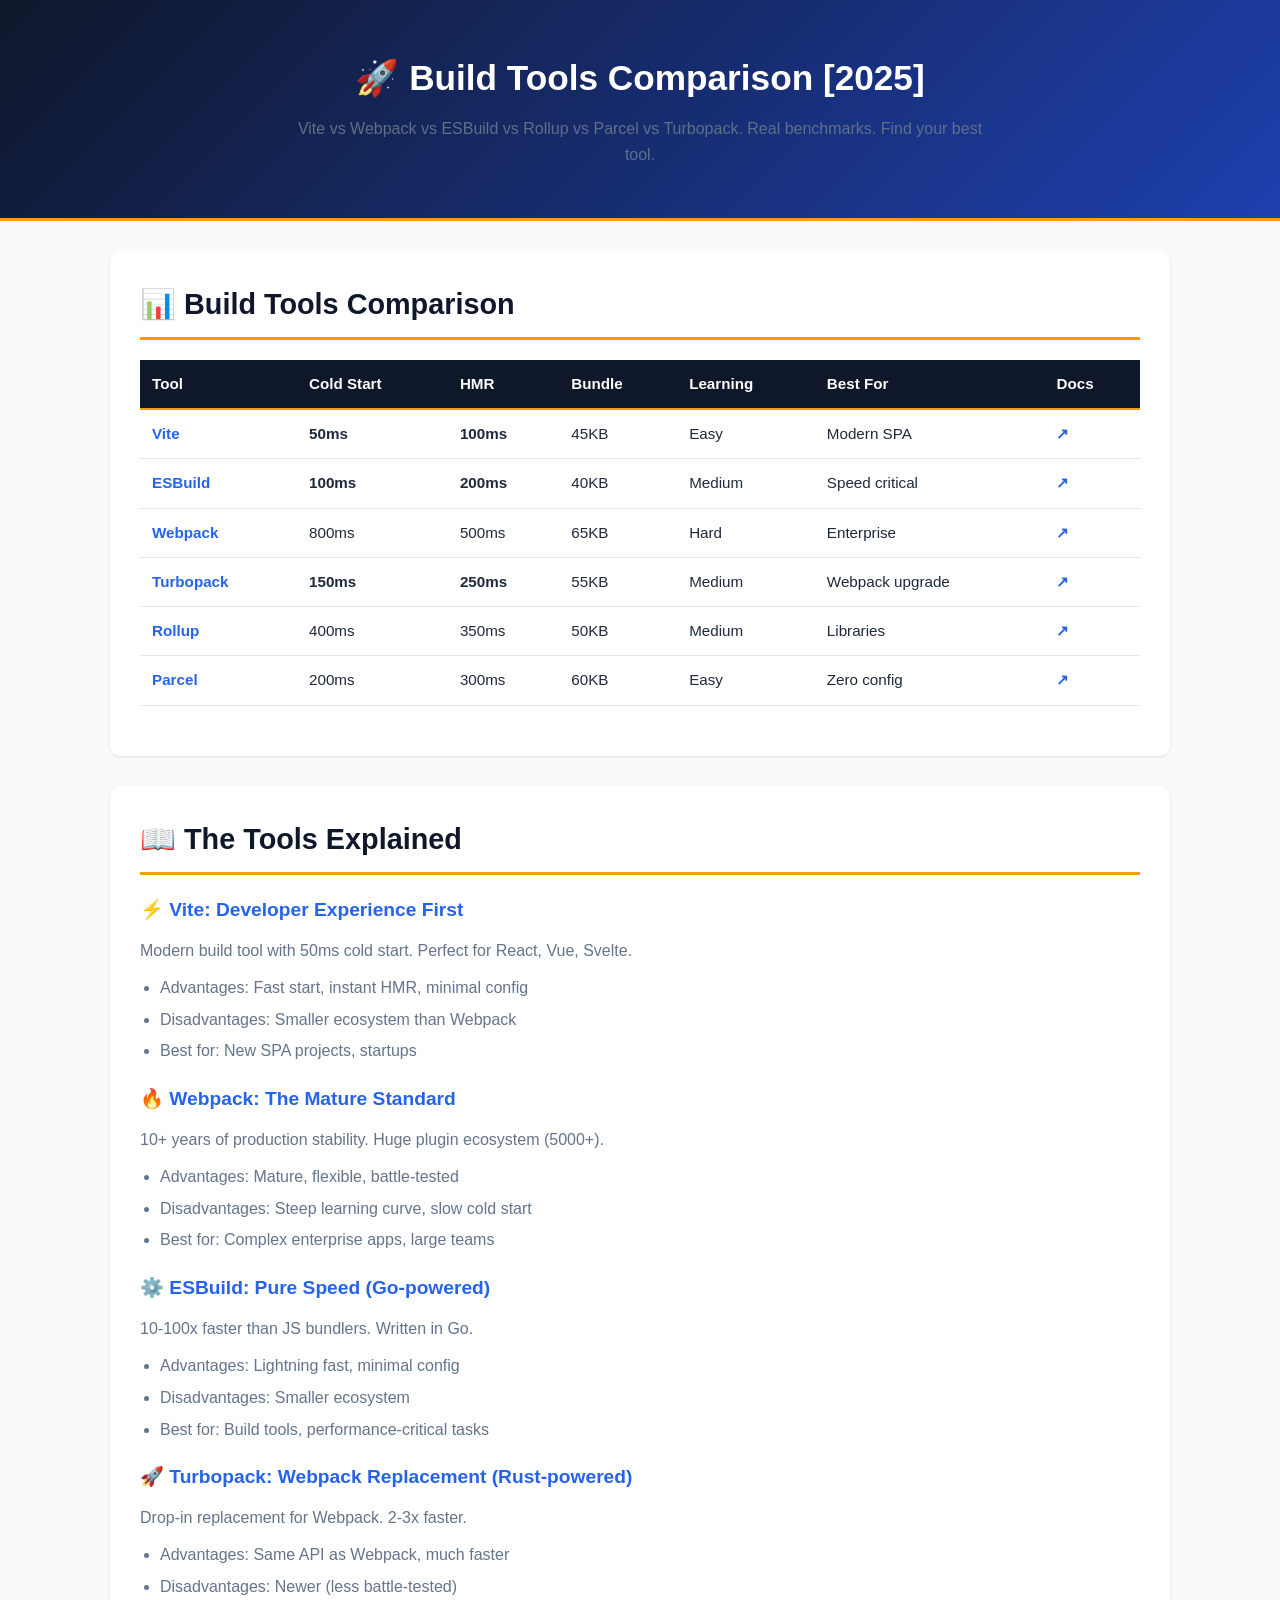
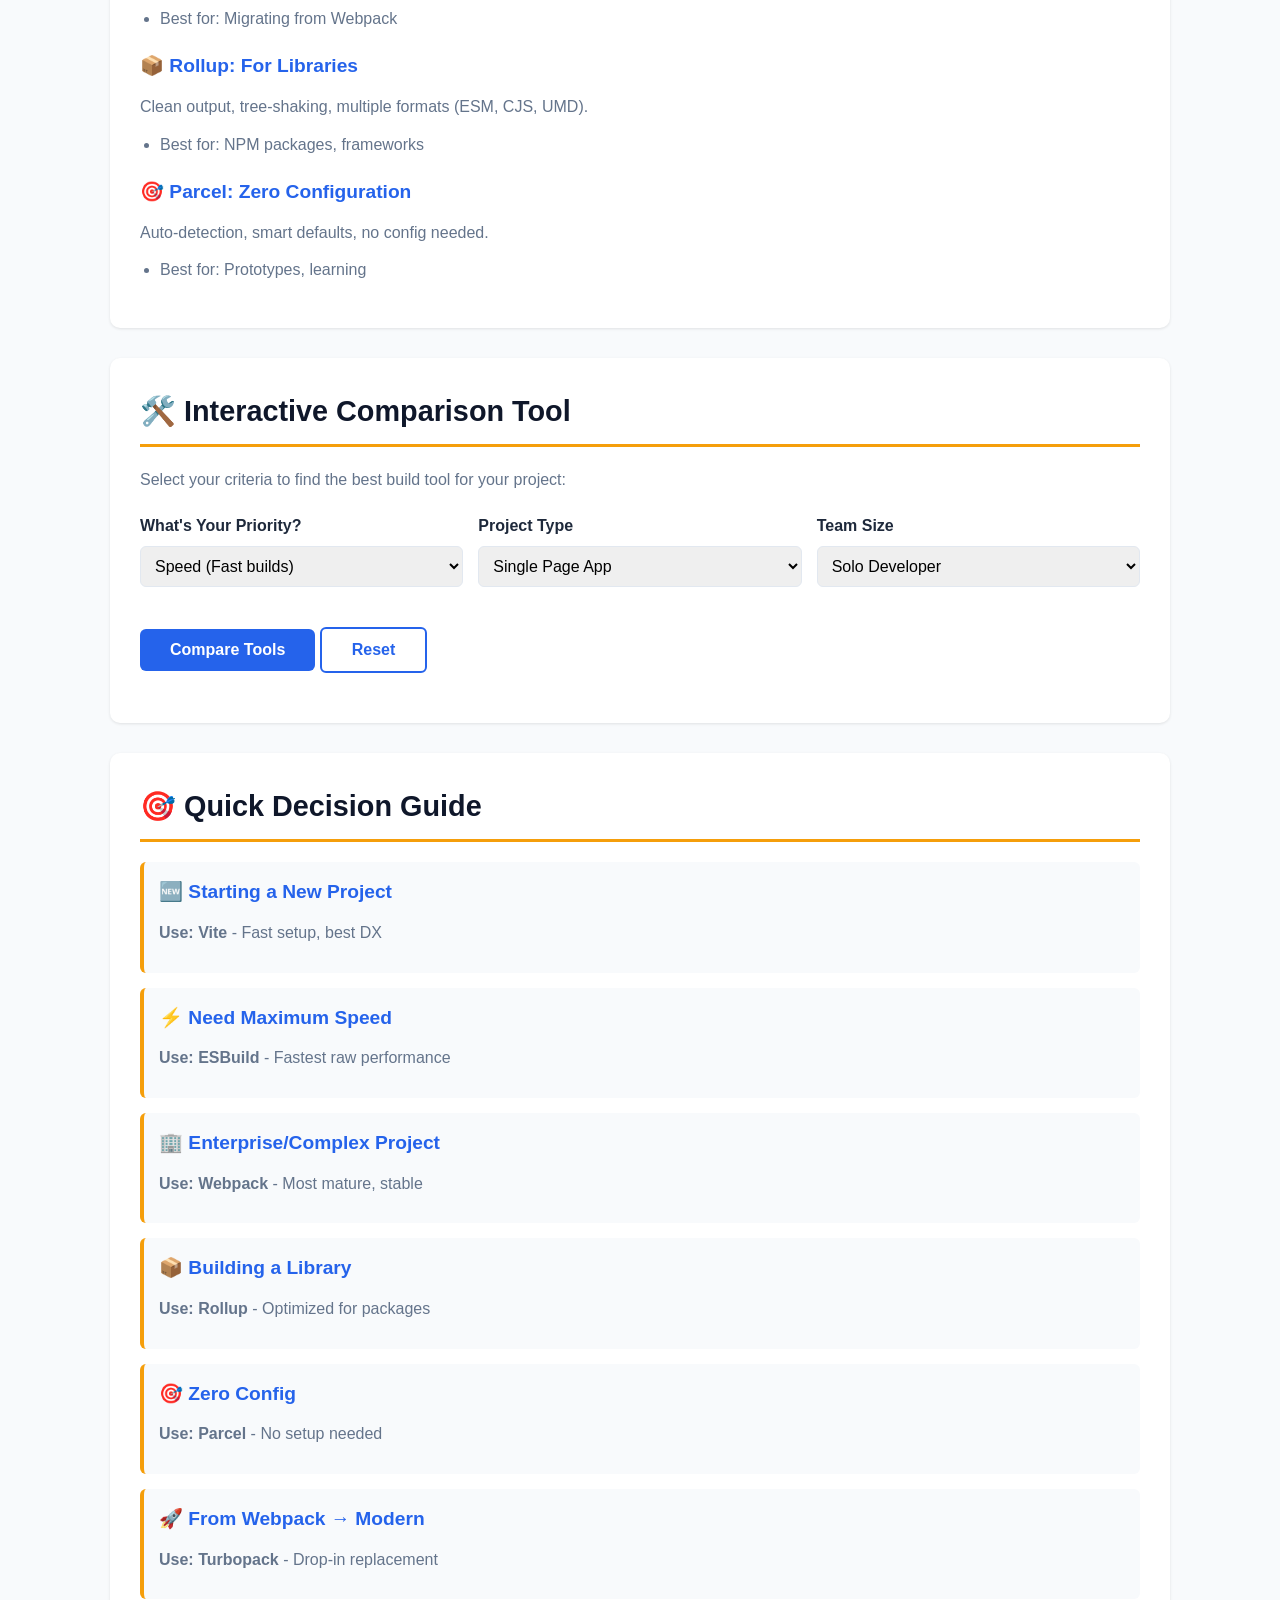
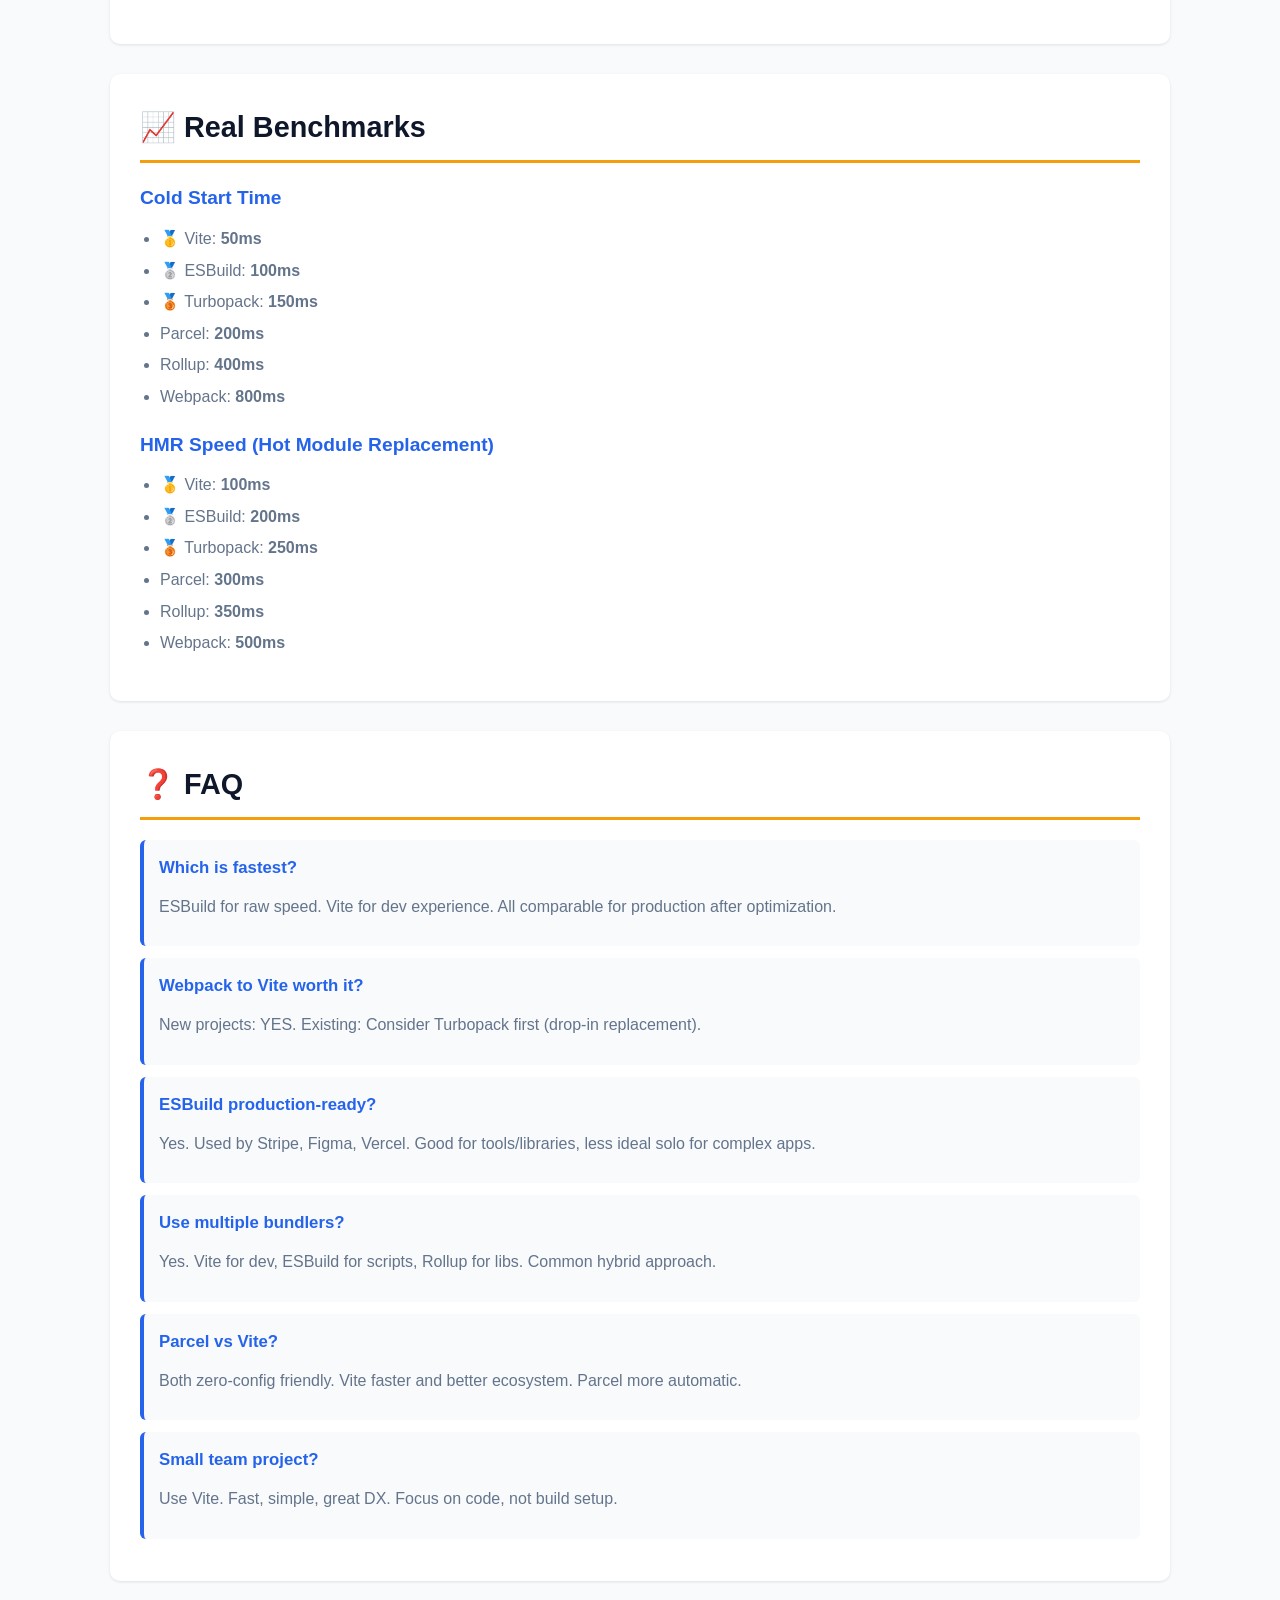
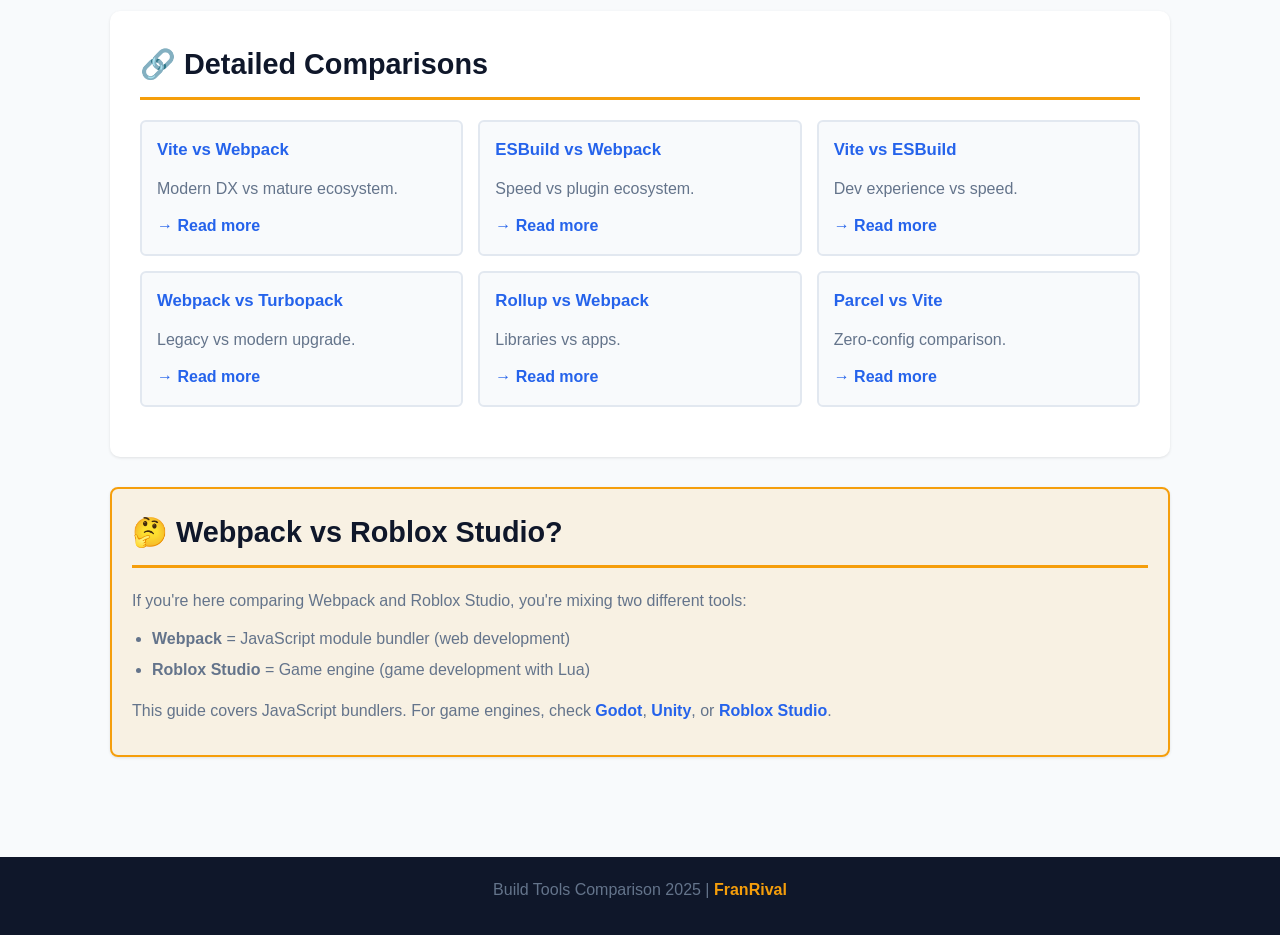
<file: index.html>
<!DOCTYPE html>

<html lang="en">
<head>
    <meta charset="UTF-8">
    <meta name="viewport" content="width=device-width, initial-scale=1.0">
    <meta name="google-site-verification" content="PkLa_ViOo6FAHpvh8SacceMb95o9tePRdrqLNBz9X1M" />
    <title>Vite vs Webpack vs ESBuild: Build Tools Comparison [2025]</title>
    <meta name="description" content="Compare Vite, Webpack, ESBuild, Rollup, Parcel & Turbopack. Real benchmarks, when to use each bundler.">
    <meta name="keywords" content="vite vs webpack, esbuild vs webpack, build tools comparison, javascript bundlers, webpack alternatives, bundler comparison 2025">
    <script type="application/ld+json">
    {"@context": "https://schema.org", "@type": "ComparisonChart", "name": "Build Tools Comparison"}
    </script>
    <style>
        * { margin: 0; padding: 0; box-sizing: border-box; }
        :root {
            --primary: #2563eb;
            --dark: #0f172a;
            --accent: #f59e0b;
            --light: #f8fafc;
            --border: #e2e8f0;
            --text: #1e293b;
            --gray: #64748b;
        }
        body {
            font-family: -apple-system, BlinkMacSystemFont, 'Segoe UI', Roboto, sans-serif;
            color: var(--text);
            line-height: 1.6;
            background: #f8fafc;
        }
        header {
            background: linear-gradient(135deg, var(--dark) 0%, #1e40af 100%);
            color: white;
            padding: 50px 20px;
            text-align: center;
            border-bottom: 3px solid var(--accent);
        }
        header h1 { font-size: 2.2rem; margin-bottom: 10px; font-weight: 800; }
        header p { font-size: 1rem; opacity: 0.95; max-width: 700px; margin: 0 auto; }
        .container { max-width: 1100px; margin: 0 auto; padding: 30px 20px; }
        section { background: white; border-radius: 10px; padding: 30px; margin-bottom: 30px; box-shadow: 0 1px 3px rgba(0,0,0,0.1); }
        h2 { font-size: 1.8rem; margin: 0 0 20px 0; color: var(--dark); border-bottom: 3px solid var(--accent); padding-bottom: 10px; }
        h3 { font-size: 1.2rem; margin: 20px 0 12px 0; color: var(--primary); }
        ul, ol { margin-left: 20px; margin-bottom: 15px; }
        li { margin-bottom: 6px; color: var(--gray); }
        p { margin-bottom: 12px; color: var(--gray); }
        a { color: var(--primary); text-decoration: none; font-weight: 600; }
        a:hover { text-decoration: underline; }


    /* TABLE */
    .table-wrapper { overflow-x: auto; margin: 20px 0; }
    table { width: 100%; border-collapse: collapse; font-size: 0.95rem; }
    th { background: var(--dark); color: white; padding: 12px; text-align: left; font-weight: 600; border-bottom: 2px solid var(--accent); }
    td { padding: 12px; border-bottom: 1px solid var(--border); }
    tr:hover { background: var(--light); }
    .tool-name { font-weight: 700; color: var(--primary); }
    
    /* BOXES */
    .scenario { background: var(--light); border-left: 4px solid var(--accent); padding: 15px; margin: 15px 0; border-radius: 6px; }
    .scenario h3 { margin-top: 0; }
    .faq-item { background: var(--light); border-left: 4px solid var(--primary); padding: 15px; margin: 12px 0; border-radius: 6px; }
    .faq-item h3 { margin-top: 0; font-size: 1.05rem; }
    
    /* CARDS */
    .cards { display: grid; grid-template-columns: repeat(auto-fit, minmax(250px, 1fr)); gap: 15px; margin: 20px 0; }
    .card { background: var(--light); border: 2px solid var(--border); border-radius: 6px; padding: 15px; }
    .card:hover { border-color: var(--primary); }
    .card h3 { margin-top: 0; font-size: 1.05rem; }
    
    .bonus-note { background: rgba(245, 158, 11, 0.1); border: 2px solid var(--accent); border-radius: 8px; padding: 20px; margin: 30px 0; }
    
    footer { background: var(--dark); color: white; text-align: center; padding: 20px; margin-top: 40px; }
    footer a { color: var(--accent); }
    
    @media (max-width: 768px) {
        header h1 { font-size: 1.5rem; }
        h2 { font-size: 1.3rem; }
        section { padding: 20px; }
        table { font-size: 0.85rem; }
        th, td { padding: 8px; }
    }
</style>


</head>
<body>
    <header>
        <h1>🚀 Build Tools Comparison [2025]</h1>
        <p>Vite vs Webpack vs ESBuild vs Rollup vs Parcel vs Turbopack. Real benchmarks. Find your best tool.</p>
    </header>


<div class="container">
    <!-- 1. TABLA COMPARATIVA -->
    <section>
        <h2>📊 Build Tools Comparison</h2>
        <div class="table-wrapper">
            <table>
                <tr>
                    <th>Tool</th>
                    <th>Cold Start</th>
                    <th>HMR</th>
                    <th>Bundle</th>
                    <th>Learning</th>
                    <th>Best For</th>
                    <th>Docs</th>
                </tr>
                <tr>
                    <td class="tool-name">Vite</td>
                    <td><strong>50ms</strong></td>
                    <td><strong>100ms</strong></td>
                    <td>45KB</td>
                    <td>Easy</td>
                    <td>Modern SPA</td>
                    <td><a href="https://vitejs.dev" target="_blank">↗</a></td>
                </tr>
                <tr>
                    <td class="tool-name">ESBuild</td>
                    <td><strong>100ms</strong></td>
                    <td><strong>200ms</strong></td>
                    <td>40KB</td>
                    <td>Medium</td>
                    <td>Speed critical</td>
                    <td><a href="https://esbuild.github.io" target="_blank">↗</a></td>
                </tr>
                <tr>
                    <td class="tool-name">Webpack</td>
                    <td>800ms</td>
                    <td>500ms</td>
                    <td>65KB</td>
                    <td>Hard</td>
                    <td>Enterprise</td>
                    <td><a href="https://webpack.js.org" target="_blank">↗</a></td>
                </tr>
                <tr>
                    <td class="tool-name">Turbopack</td>
                    <td><strong>150ms</strong></td>
                    <td><strong>250ms</strong></td>
                    <td>55KB</td>
                    <td>Medium</td>
                    <td>Webpack upgrade</td>
                    <td><a href="https://turbo.build" target="_blank">↗</a></td>
                </tr>
                <tr>
                    <td class="tool-name">Rollup</td>
                    <td>400ms</td>
                    <td>350ms</td>
                    <td>50KB</td>
                    <td>Medium</td>
                    <td>Libraries</td>
                    <td><a href="https://rollupjs.org" target="_blank">↗</a></td>
                </tr>
                <tr>
                    <td class="tool-name">Parcel</td>
                    <td>200ms</td>
                    <td>300ms</td>
                    <td>60KB</td>
                    <td>Easy</td>
                    <td>Zero config</td>
                    <td><a href="https://parceljs.org" target="_blank">↗</a></td>
                </tr>
            </table>
        </div>
    </section>

    <!-- 2. CONTENIDO EDUCATIVO -->
    <section>
        <h2>📖 The Tools Explained</h2>
        
        <h3>⚡ Vite: Developer Experience First</h3>
        <p>Modern build tool with 50ms cold start. Perfect for React, Vue, Svelte.</p>
        <ul>
            <li>Advantages: Fast start, instant HMR, minimal config</li>
            <li>Disadvantages: Smaller ecosystem than Webpack</li>
            <li>Best for: New SPA projects, startups</li>
        </ul>

        <h3>🔥 Webpack: The Mature Standard</h3>
        <p>10+ years of production stability. Huge plugin ecosystem (5000+).</p>
        <ul>
            <li>Advantages: Mature, flexible, battle-tested</li>
            <li>Disadvantages: Steep learning curve, slow cold start</li>
            <li>Best for: Complex enterprise apps, large teams</li>
        </ul>

        <h3>⚙️ ESBuild: Pure Speed (Go-powered)</h3>
        <p>10-100x faster than JS bundlers. Written in Go.</p>
        <ul>
            <li>Advantages: Lightning fast, minimal config</li>
            <li>Disadvantages: Smaller ecosystem</li>
            <li>Best for: Build tools, performance-critical tasks</li>
        </ul>

        <h3>🚀 Turbopack: Webpack Replacement (Rust-powered)</h3>
        <p>Drop-in replacement for Webpack. 2-3x faster.</p>
        <ul>
            <li>Advantages: Same API as Webpack, much faster</li>
            <li>Disadvantages: Newer (less battle-tested)</li>
            <li>Best for: Migrating from Webpack</li>
        </ul>

        <h3>📦 Rollup: For Libraries</h3>
        <p>Clean output, tree-shaking, multiple formats (ESM, CJS, UMD).</p>
        <ul>
            <li>Best for: NPM packages, frameworks</li>
        </ul>

        <h3>🎯 Parcel: Zero Configuration</h3>
        <p>Auto-detection, smart defaults, no config needed.</p>
        <ul>
            <li>Best for: Prototypes, learning</li>
        </ul>
    </section>

    <!-- 3. INTERACTIVE COMPARISON TOOL -->
    <section>
        <h2>🛠️ Interactive Comparison Tool</h2>
        <p>Select your criteria to find the best build tool for your project:</p>

        <div style="display: grid; grid-template-columns: repeat(auto-fit, minmax(200px, 1fr)); gap: 15px; margin: 20px 0;">
            <div>
                <label style="display: block; font-weight: 600; margin-bottom: 8px;">What's Your Priority?</label>
                <select id="priority" style="width: 100%; padding: 10px; border: 1px solid var(--border); border-radius: 6px; font-size: 1rem;">
                    <option value="speed">Speed (Fast builds)</option>
                    <option value="ecosystem">Ecosystem (Plugins)</option>
                    <option value="ease">Ease of Use</option>
                    <option value="flexibility">Flexibility</option>
                </select>
            </div>

            <div>
                <label style="display: block; font-weight: 600; margin-bottom: 8px;">Project Type</label>
                <select id="projectType" style="width: 100%; padding: 10px; border: 1px solid var(--border); border-radius: 6px; font-size: 1rem;">
                    <option value="spa">Single Page App</option>
                    <option value="library">Library/Package</option>
                    <option value="monorepo">Monorepo</option>
                    <option value="legacy">Legacy Project</option>
                </select>
            </div>

            <div>
                <label style="display: block; font-weight: 600; margin-bottom: 8px;">Team Size</label>
                <select id="teamSize" style="width: 100%; padding: 10px; border: 1px solid var(--border); border-radius: 6px; font-size: 1rem;">
                    <option value="solo">Solo Developer</option>
                    <option value="small">Small Team (2-5)</option>
                    <option value="medium">Medium Team (5-20)</option>
                    <option value="large">Large Team (20+)</option>
                </select>
            </div>
        </div>

        <button onclick="compareTools()" style="background: var(--primary); color: white; padding: 12px 30px; border: none; border-radius: 6px; font-size: 1rem; font-weight: 600; cursor: pointer; margin: 20px 0;">Compare Tools</button>
        <button onclick="resetTools()" style="background: white; color: var(--primary); padding: 12px 30px; border: 2px solid var(--primary); border-radius: 6px; font-size: 1rem; font-weight: 600; cursor: pointer; margin: 20px 10px 20px 0;">Reset</button>

        <div id="toolResults" style="display: none; margin-top: 30px;">
            <div style="background: var(--light); border-left: 4px solid var(--success); padding: 20px; border-radius: 6px;">
                <h3 style="margin-top: 0; color: var(--success);">🎯 Recommended Tool</h3>
                <p style="font-size: 1.3rem; font-weight: 700; margin: 10px 0;"><span id="recommendedTool"></span></p>
                <p style="margin: 10px 0;"><strong>Why:</strong> <span id="recommendedReason"></span></p>
                <p style="margin: 10px 0;"><strong>Score:</strong> <span id="recommendedScore"></span>/10</p>
                <p style="margin: 15px 0;"><a id="recommendedLink" href="#" target="_blank" style="background: var(--primary); color: white; padding: 10px 20px; border-radius: 6px; text-decoration: none; display: inline-block;">Visit Official Docs →</a></p>
            </div>
        </div>
    </section>

    <!-- 3B. DECISION GUIDE -->
    <section>
        <h2>🎯 Quick Decision Guide</h2>

        <div class="scenario">
            <h3>🆕 Starting a New Project</h3>
            <p><strong>Use: Vite</strong> - Fast setup, best DX</p>
        </div>

        <div class="scenario">
            <h3>⚡ Need Maximum Speed</h3>
            <p><strong>Use: ESBuild</strong> - Fastest raw performance</p>
        </div>

        <div class="scenario">
            <h3>🏢 Enterprise/Complex Project</h3>
            <p><strong>Use: Webpack</strong> - Most mature, stable</p>
        </div>

        <div class="scenario">
            <h3>📦 Building a Library</h3>
            <p><strong>Use: Rollup</strong> - Optimized for packages</p>
        </div>

        <div class="scenario">
            <h3>🎯 Zero Config</h3>
            <p><strong>Use: Parcel</strong> - No setup needed</p>
        </div>

        <div class="scenario">
            <h3>🚀 From Webpack → Modern</h3>
            <p><strong>Use: Turbopack</strong> - Drop-in replacement</p>
        </div>
    </section>

    <!-- 4. BENCHMARKS -->
    <section>
        <h2>📈 Real Benchmarks</h2>
        <h3>Cold Start Time</h3>
        <ul>
            <li>🥇 Vite: <strong>50ms</strong></li>
            <li>🥈 ESBuild: <strong>100ms</strong></li>
            <li>🥉 Turbopack: <strong>150ms</strong></li>
            <li>Parcel: <strong>200ms</strong></li>
            <li>Rollup: <strong>400ms</strong></li>
            <li>Webpack: <strong>800ms</strong></li>
        </ul>

        <h3>HMR Speed (Hot Module Replacement)</h3>
        <ul>
            <li>🥇 Vite: <strong>100ms</strong></li>
            <li>🥈 ESBuild: <strong>200ms</strong></li>
            <li>🥉 Turbopack: <strong>250ms</strong></li>
            <li>Parcel: <strong>300ms</strong></li>
            <li>Rollup: <strong>350ms</strong></li>
            <li>Webpack: <strong>500ms</strong></li>
        </ul>
    </section>

    <!-- 5. FAQ COMPACTO -->
    <section>
        <h2>❓ FAQ</h2>

        <div class="faq-item">
            <h3>Which is fastest?</h3>
            <p>ESBuild for raw speed. Vite for dev experience. All comparable for production after optimization.</p>
        </div>

        <div class="faq-item">
            <h3>Webpack to Vite worth it?</h3>
            <p>New projects: YES. Existing: Consider Turbopack first (drop-in replacement).</p>
        </div>

        <div class="faq-item">
            <h3>ESBuild production-ready?</h3>
            <p>Yes. Used by Stripe, Figma, Vercel. Good for tools/libraries, less ideal solo for complex apps.</p>
        </div>

        <div class="faq-item">
            <h3>Use multiple bundlers?</h3>
            <p>Yes. Vite for dev, ESBuild for scripts, Rollup for libs. Common hybrid approach.</p>
        </div>

        <div class="faq-item">
            <h3>Parcel vs Vite?</h3>
            <p>Both zero-config friendly. Vite faster and better ecosystem. Parcel more automatic.</p>
        </div>

        <div class="faq-item">
            <h3>Small team project?</h3>
            <p>Use Vite. Fast, simple, great DX. Focus on code, not build setup.</p>
        </div>
    </section>

    <!-- 6. DETAILED COMPARISONS (LINKS) -->
    <section>
        <h2>🔗 Detailed Comparisons</h2>
        <div class="cards">
            <div class="card">
                <h3>Vite vs Webpack</h3>
                <p>Modern DX vs mature ecosystem.</p>
                <a href="/vite-webpack/">→ Read more</a>
            </div>
            <div class="card">
                <h3>ESBuild vs Webpack</h3>
                <p>Speed vs plugin ecosystem.</p>
                <a href="/webpack-esbuild/">→ Read more</a>
            </div>
            <div class="card">
                <h3>Vite vs ESBuild</h3>
                <p>Dev experience vs speed.</p>
                <a href="/esbuild-vite/">→ Read more</a>
            </div>
            <div class="card">
                <h3>Webpack vs Turbopack</h3>
                <p>Legacy vs modern upgrade.</p>
                <a href="/webpack-turbopack/">→ Read more</a>
            </div>
            <div class="card">
                <h3>Rollup vs Webpack</h3>
                <p>Libraries vs apps.</p>
                <a href="/rollup-webpack/">→ Read more</a>
            </div>
            <div class="card">
                <h3>Parcel vs Vite</h3>
                <p>Zero-config comparison.</p>
                <a href="/parcel-vite/">→ Read more</a>
            </div>
        </div>
    </section>

    <!-- 7. BONUS: WEBPACK VS ROBLOX (EASTER EGG) -->
    <section class="bonus-note">
        <h2>🤔 Webpack vs Roblox Studio?</h2>
        <p>If you're here comparing Webpack and Roblox Studio, you're mixing two different tools:</p>
        <ul>
            <li><strong>Webpack</strong> = JavaScript module bundler (web development)</li>
            <li><strong>Roblox Studio</strong> = Game engine (game development with Lua)</li>
        </ul>
        <p>This guide covers JavaScript bundlers. For game engines, check <a href="https://godotengine.org" target="_blank">Godot</a>, <a href="https://unity.com" target="_blank">Unity</a>, or <a href="https://www.roblox.com/studio" target="_blank">Roblox Studio</a>.</p>
    </section>
</div>

<footer>
    <p>Build Tools Comparison 2025 | <a href="https://emmanuelibarra.com">FranRival</a></p>
</footer>


</body>
</html>
</file>
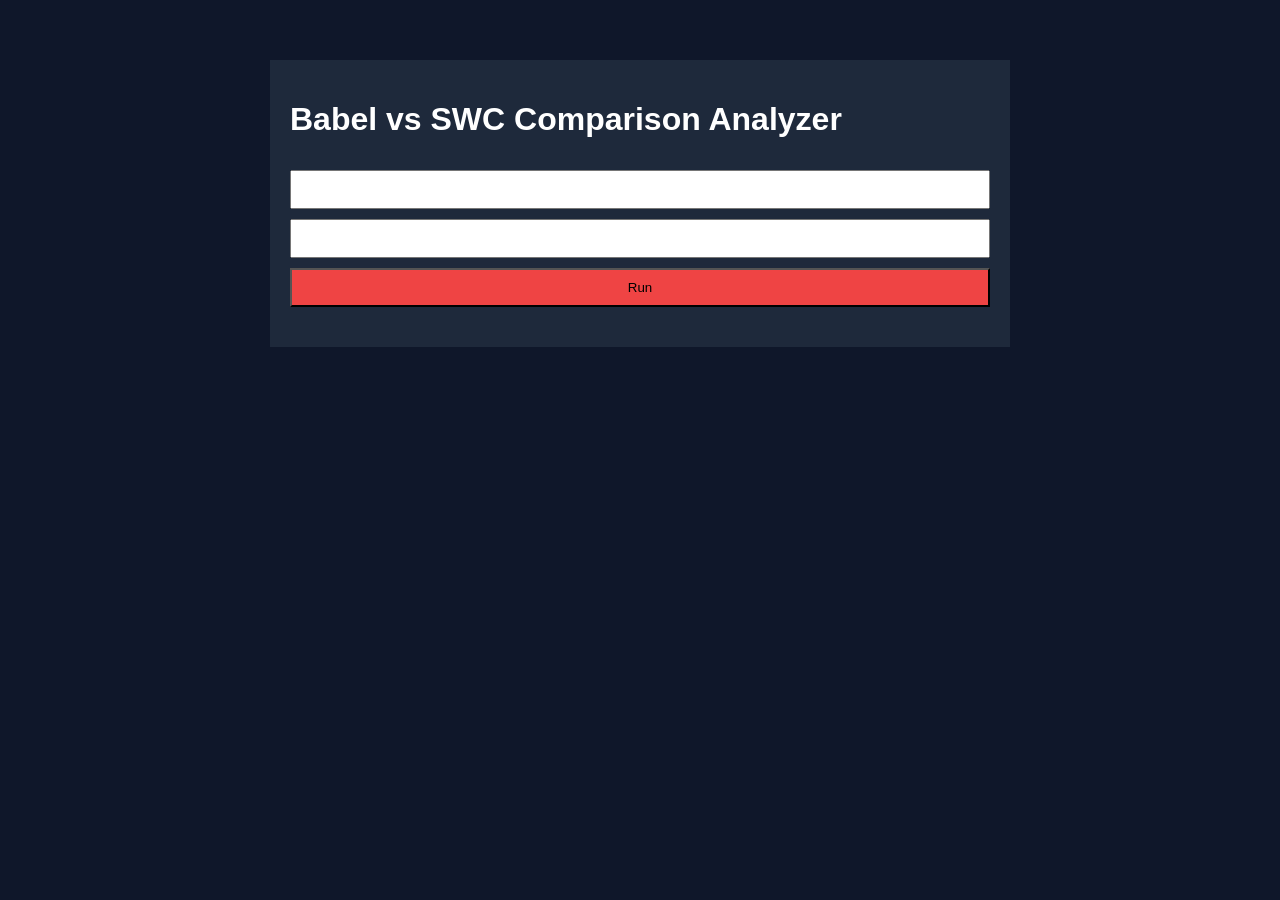
<file: babel-swc/index.html>
<html><head><title>Babel vs SWC Comparison Analyzer</title><link rel='stylesheet' href='styles.css'></head><body><div class='container'><h1>Babel vs SWC Comparison Analyzer</h1><input id='babel'><input id='swc'><button onclick='run()'>Run</button><div id='res' class='result'></div></div><script src='script.js'></script></body></html>
</file>
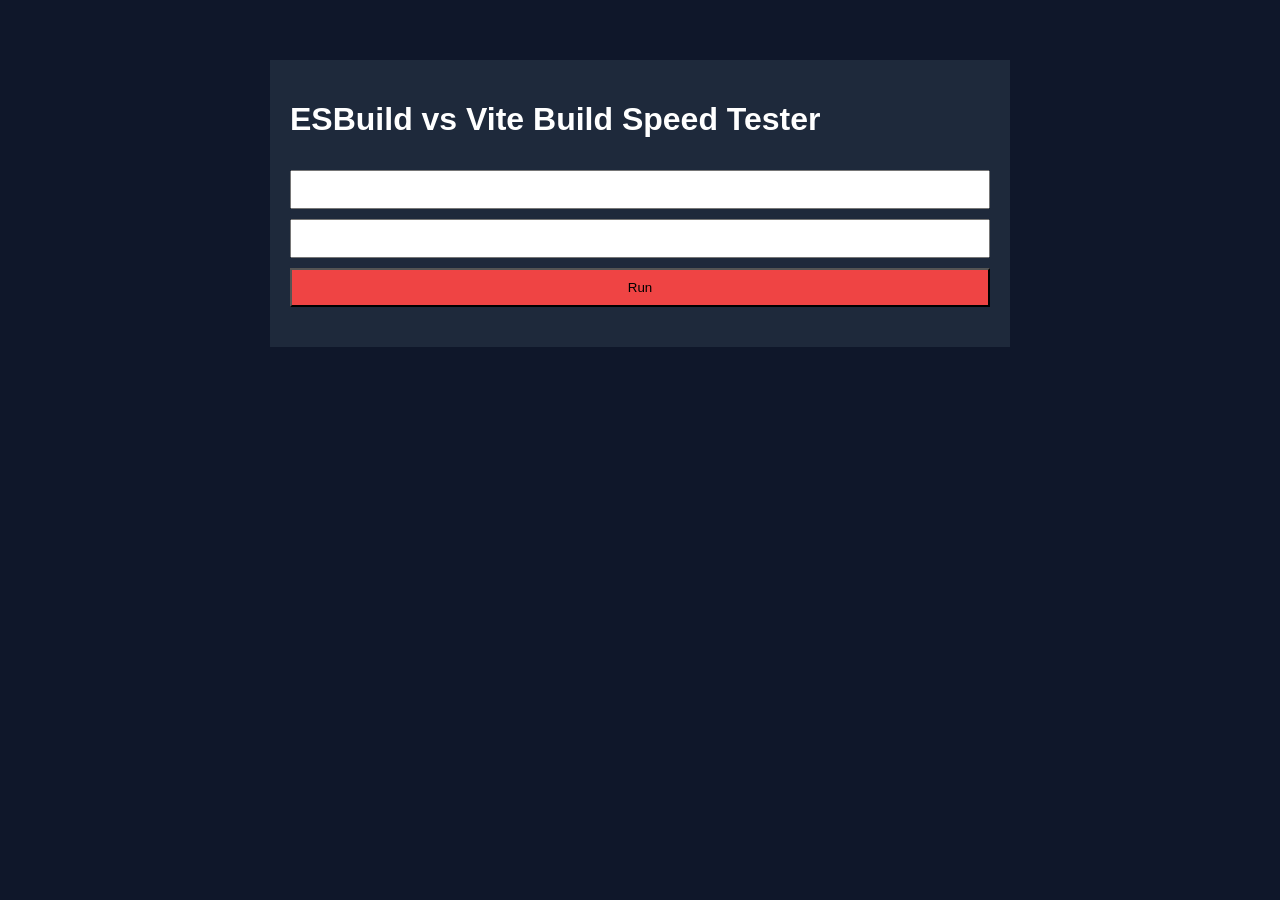
<file: esbuild-vite/index.html>
<html><head><title>ESBuild vs Vite Build Speed Tester</title><link rel='stylesheet' href='styles.css'></head><body><div class='container'><h1>ESBuild vs Vite Build Speed Tester</h1><input id='esbuild'><input id='vite'><button onclick='run()'>Run</button><div id='res' class='result'></div></div><script src='script.js'></script></body></html>
</file>
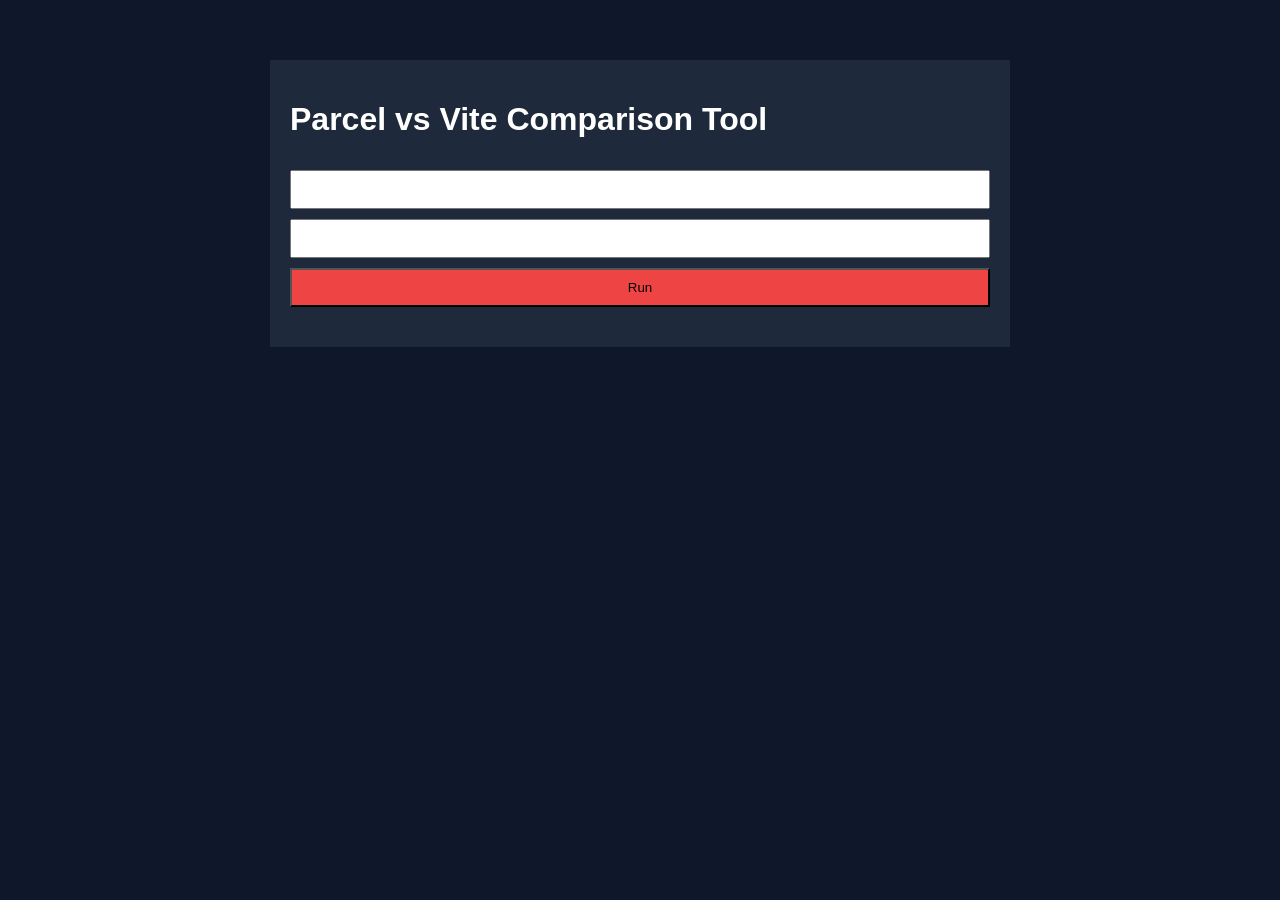
<file: parcel-vite/index.html>
<html><head><title>Parcel vs Vite Comparison Tool</title><link rel='stylesheet' href='styles.css'></head><body><div class='container'><h1>Parcel vs Vite Comparison Tool</h1><input id='parcel'><input id='vite'><button onclick='run()'>Run</button><div id='res' class='result'></div></div><script src='script.js'></script></body></html>
</file>
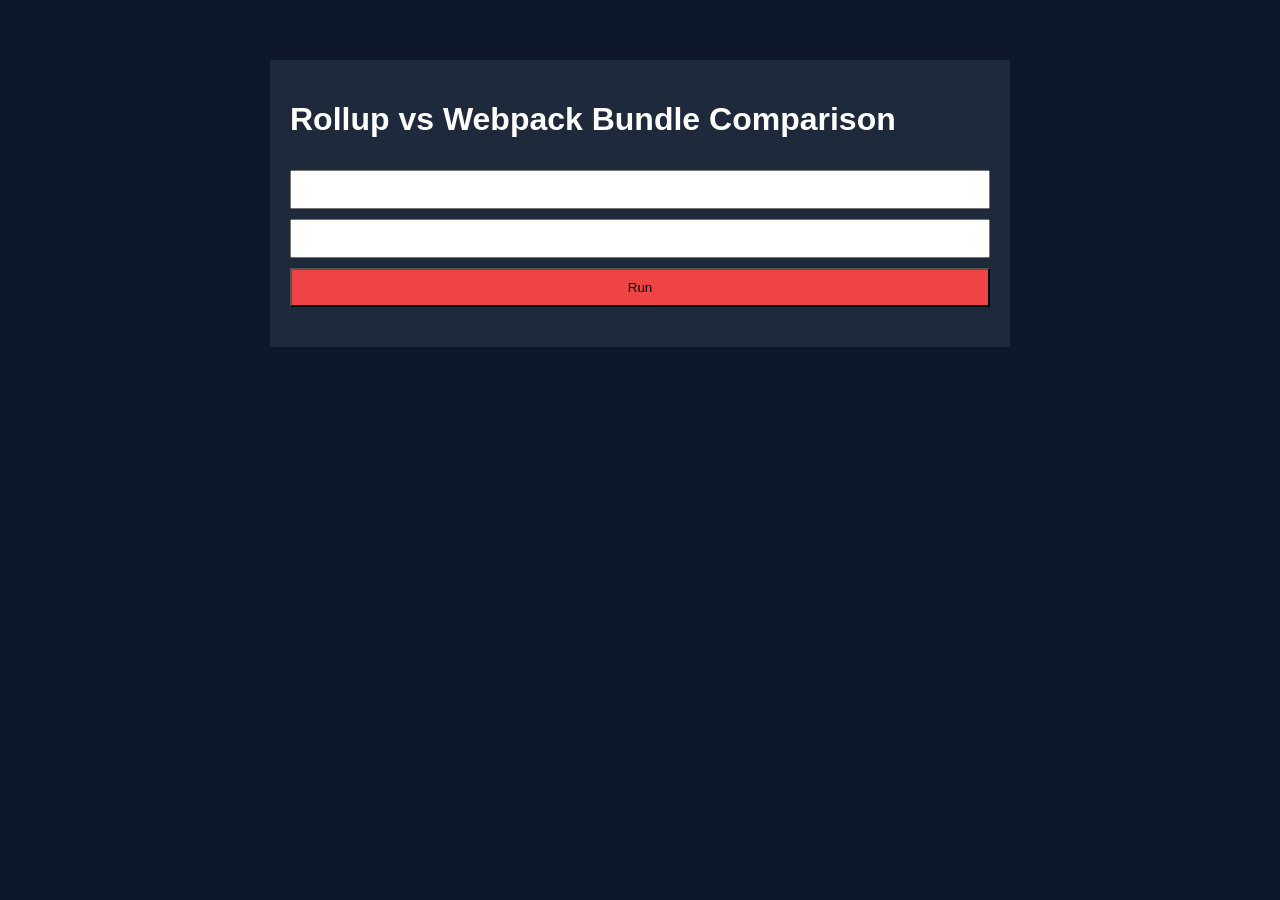
<file: rollup-webpack/index.html>
<html><head><title>Rollup vs Webpack Bundle Comparison</title><link rel='stylesheet' href='styles.css'></head><body><div class='container'><h1>Rollup vs Webpack Bundle Comparison</h1><input id='rollup'><input id='webpack'><button onclick='run()'>Run</button><div id='res' class='result'></div></div><script src='script.js'></script></body></html>
</file>
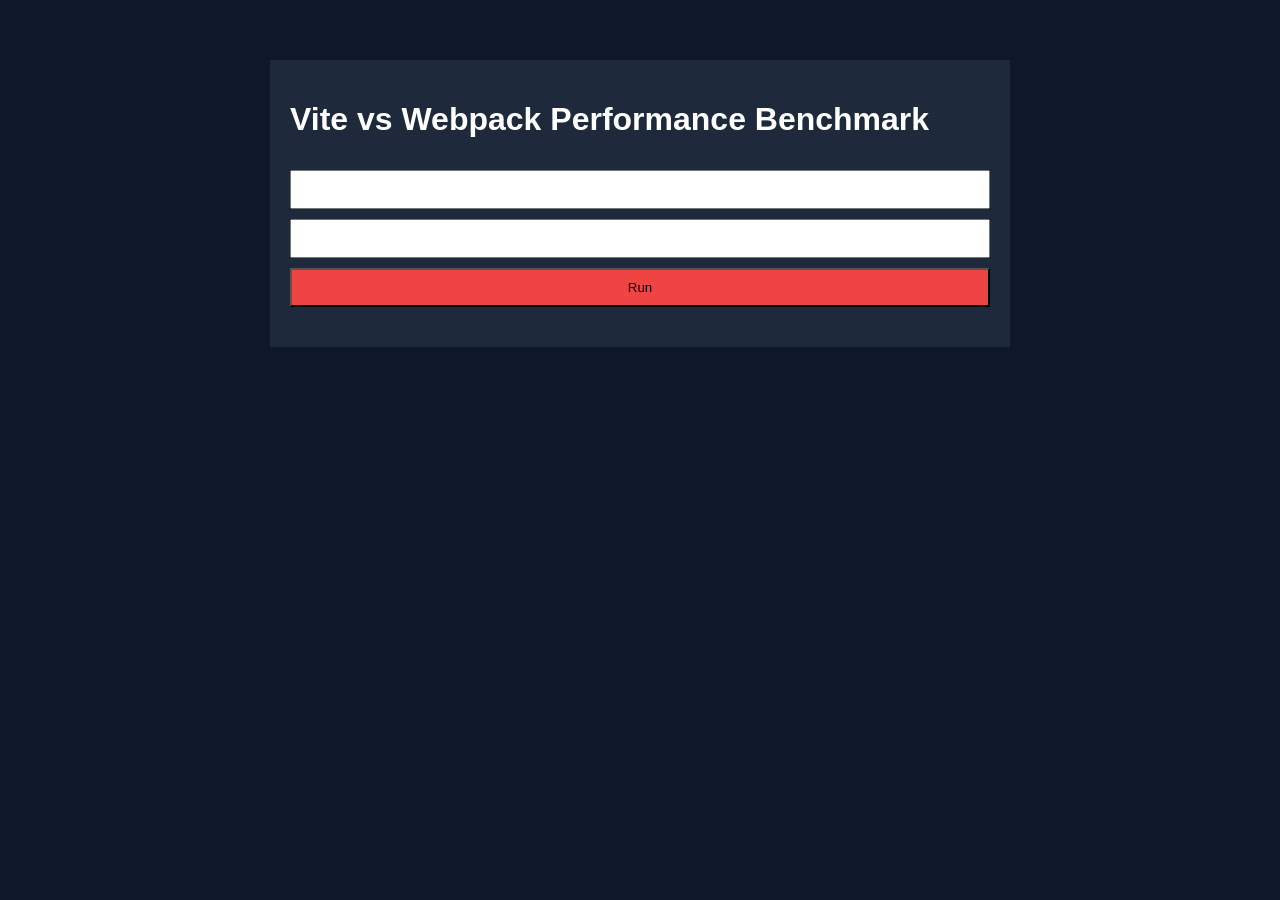
<file: vite-webpack/index.html>
<html><head><title>Vite vs Webpack Performance Benchmark</title><link rel='stylesheet' href='styles.css'></head><body><div class='container'><h1>Vite vs Webpack Performance Benchmark</h1><input id='vite'><input id='webpack'><button onclick='run()'>Run</button><div id='res' class='result'></div></div><script src='script.js'></script></body></html>
</file>
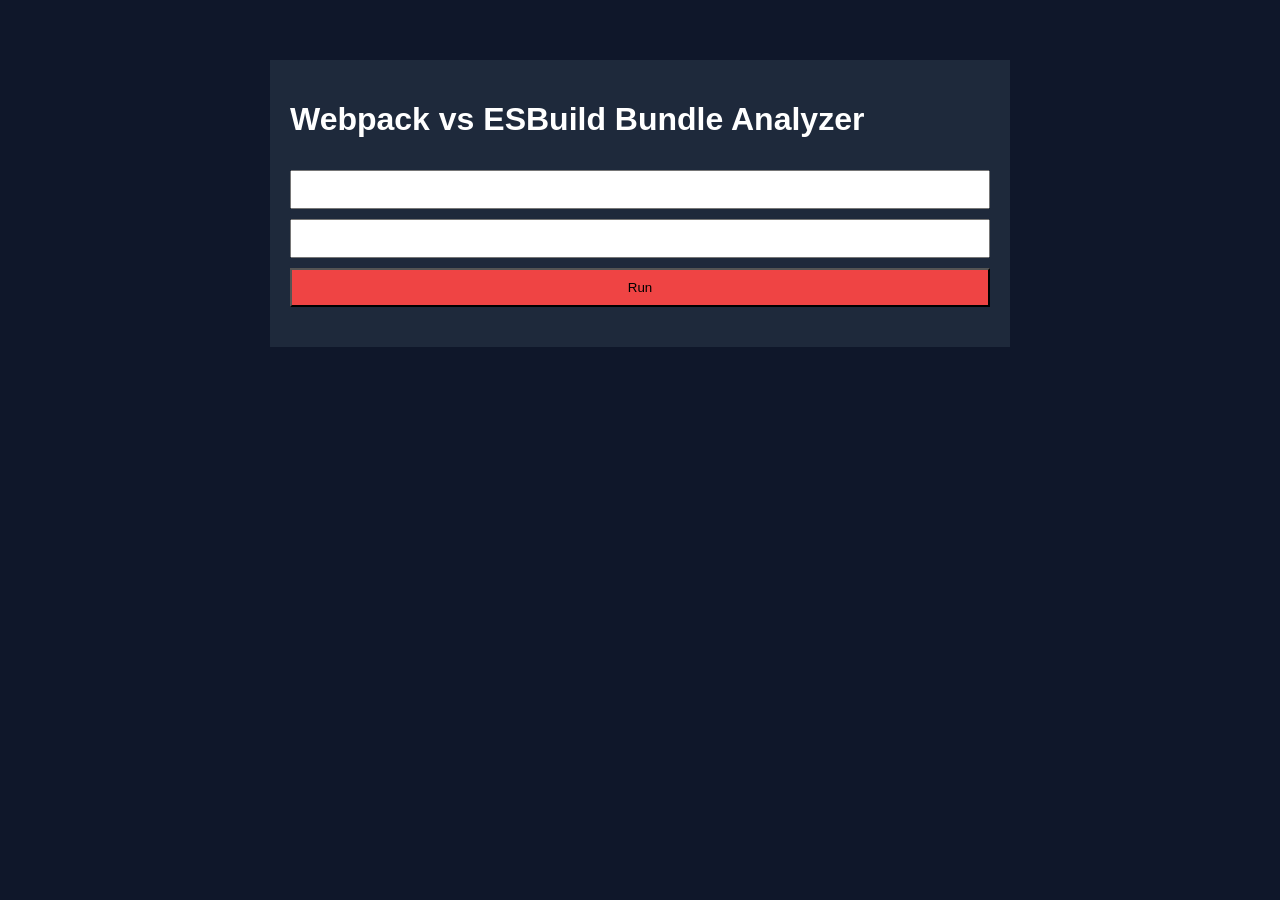
<file: webpack-esbuild/index.html>
<html><head><title>Webpack vs ESBuild Bundle Analyzer</title><link rel='stylesheet' href='styles.css'></head><body><div class='container'><h1>Webpack vs ESBuild Bundle Analyzer</h1><input id='webpack'><input id='esbuild'><button onclick='run()'>Run</button><div id='res' class='result'></div></div><script src='script.js'></script></body></html>
</file>
<file: babel-swc/styles.css>
body{font-family:Arial;background:#0f172a;color:#fff}.container{max-width:700px;margin:60px auto;padding:20px;background:#1e293b}input{width:100%;margin-top:10px;padding:10px}button{margin-top:10px;width:100%;padding:10px;background:#ef4444}.result{margin-top:20px}
</file>
<file: esbuild-vite/styles.css>
body{font-family:Arial;background:#0f172a;color:#fff}.container{max-width:700px;margin:60px auto;padding:20px;background:#1e293b}input{width:100%;margin-top:10px;padding:10px}button{margin-top:10px;width:100%;padding:10px;background:#ef4444}.result{margin-top:20px}
</file>
<file: parcel-vite/styles.css>
body{font-family:Arial;background:#0f172a;color:#fff}.container{max-width:700px;margin:60px auto;padding:20px;background:#1e293b}input{width:100%;margin-top:10px;padding:10px}button{margin-top:10px;width:100%;padding:10px;background:#ef4444}.result{margin-top:20px}
</file>
<file: rollup-webpack/styles.css>
body{font-family:Arial;background:#0f172a;color:#fff}.container{max-width:700px;margin:60px auto;padding:20px;background:#1e293b}input{width:100%;margin-top:10px;padding:10px}button{margin-top:10px;width:100%;padding:10px;background:#ef4444}.result{margin-top:20px}
</file>
<file: vite-webpack/styles.css>
body{font-family:Arial;background:#0f172a;color:#fff}.container{max-width:700px;margin:60px auto;padding:20px;background:#1e293b}input{width:100%;margin-top:10px;padding:10px}button{margin-top:10px;width:100%;padding:10px;background:#ef4444}.result{margin-top:20px}
</file>
<file: webpack-esbuild/styles.css>
body{font-family:Arial;background:#0f172a;color:#fff}.container{max-width:700px;margin:60px auto;padding:20px;background:#1e293b}input{width:100%;margin-top:10px;padding:10px}button{margin-top:10px;width:100%;padding:10px;background:#ef4444}.result{margin-top:20px}
</file>
